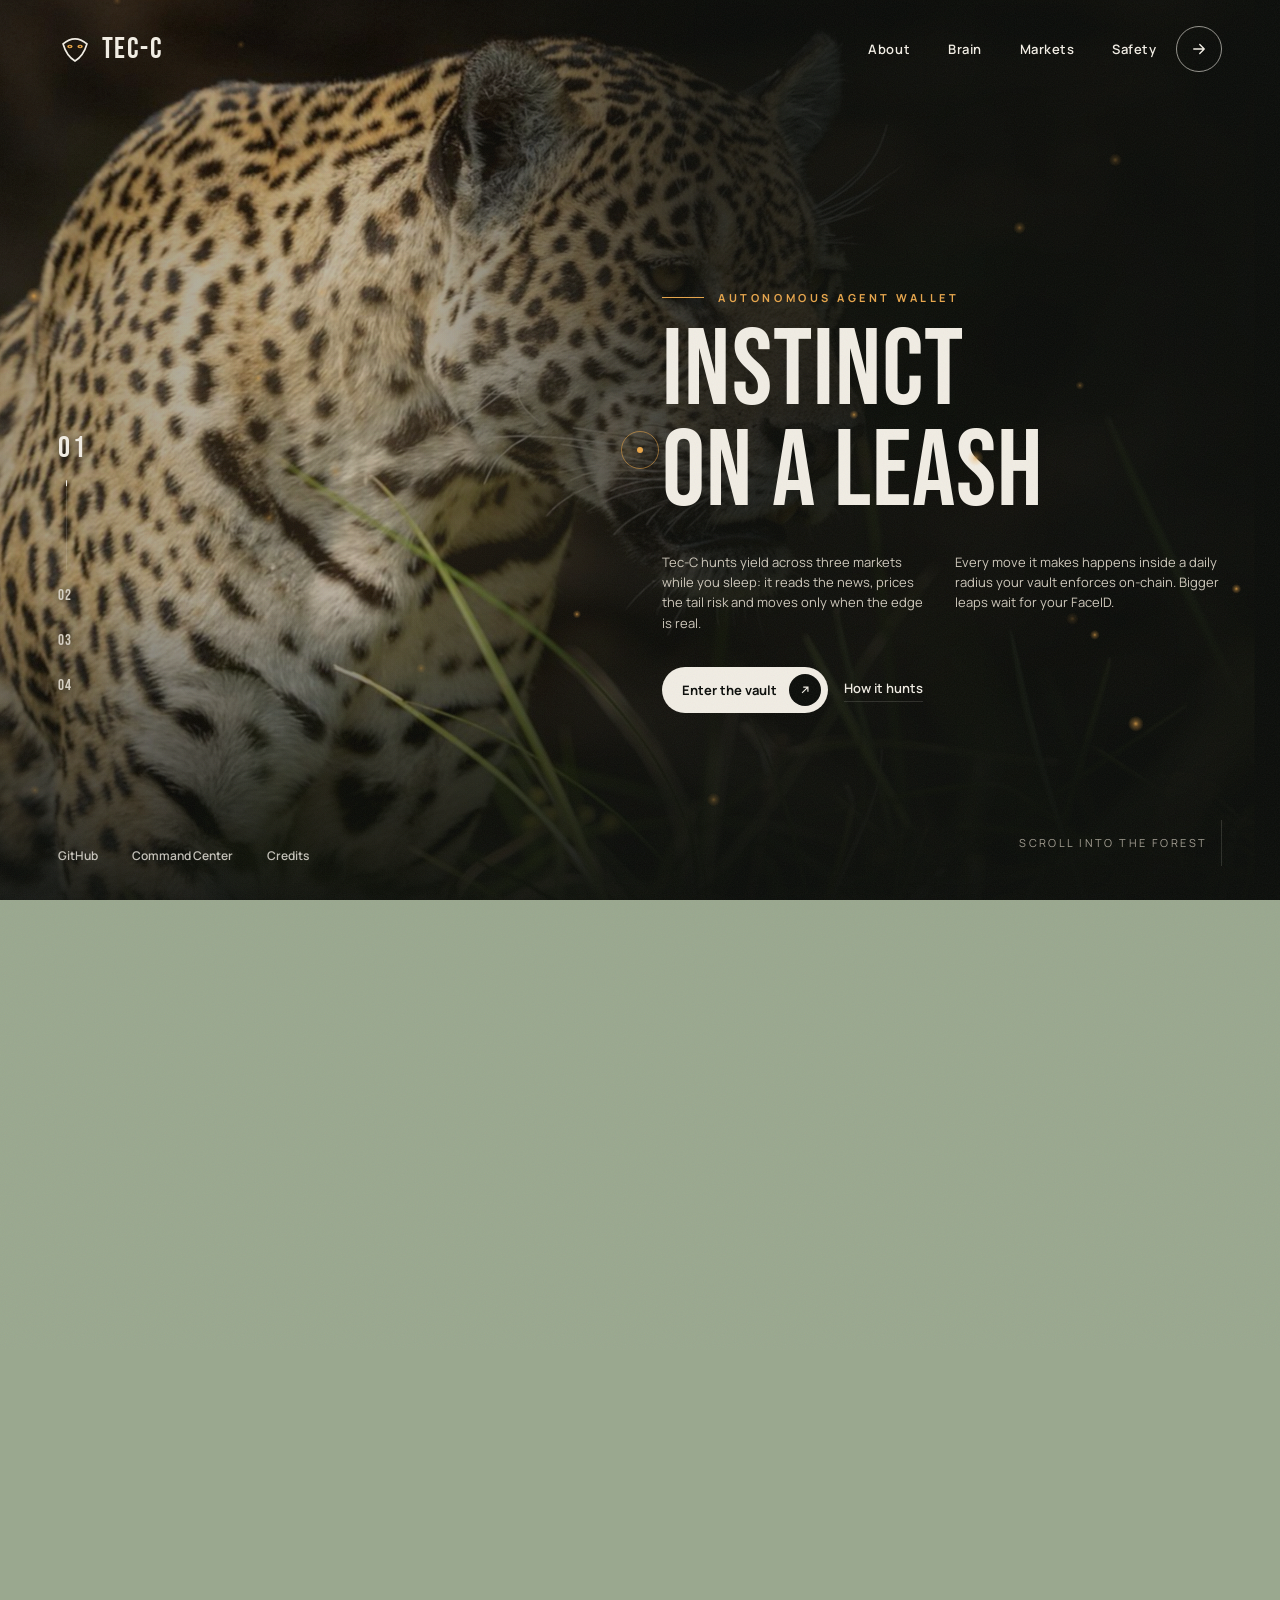
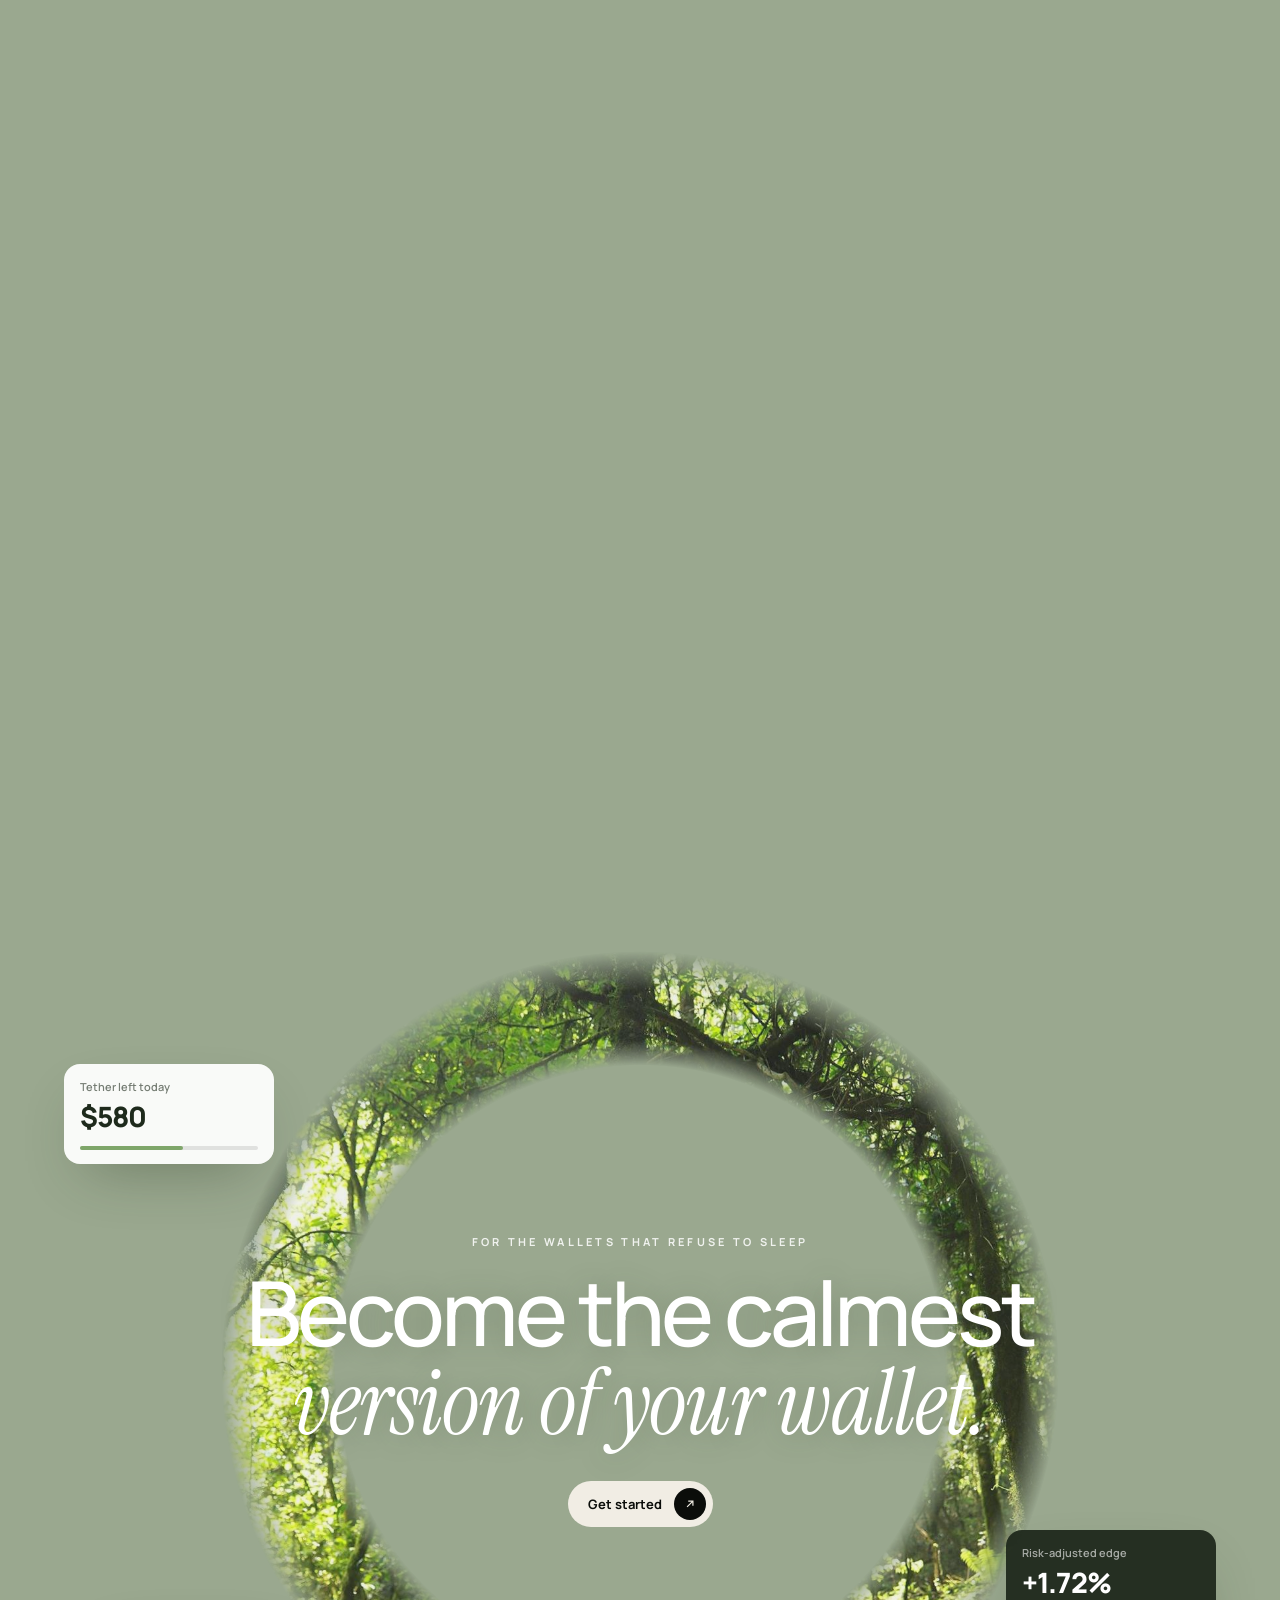
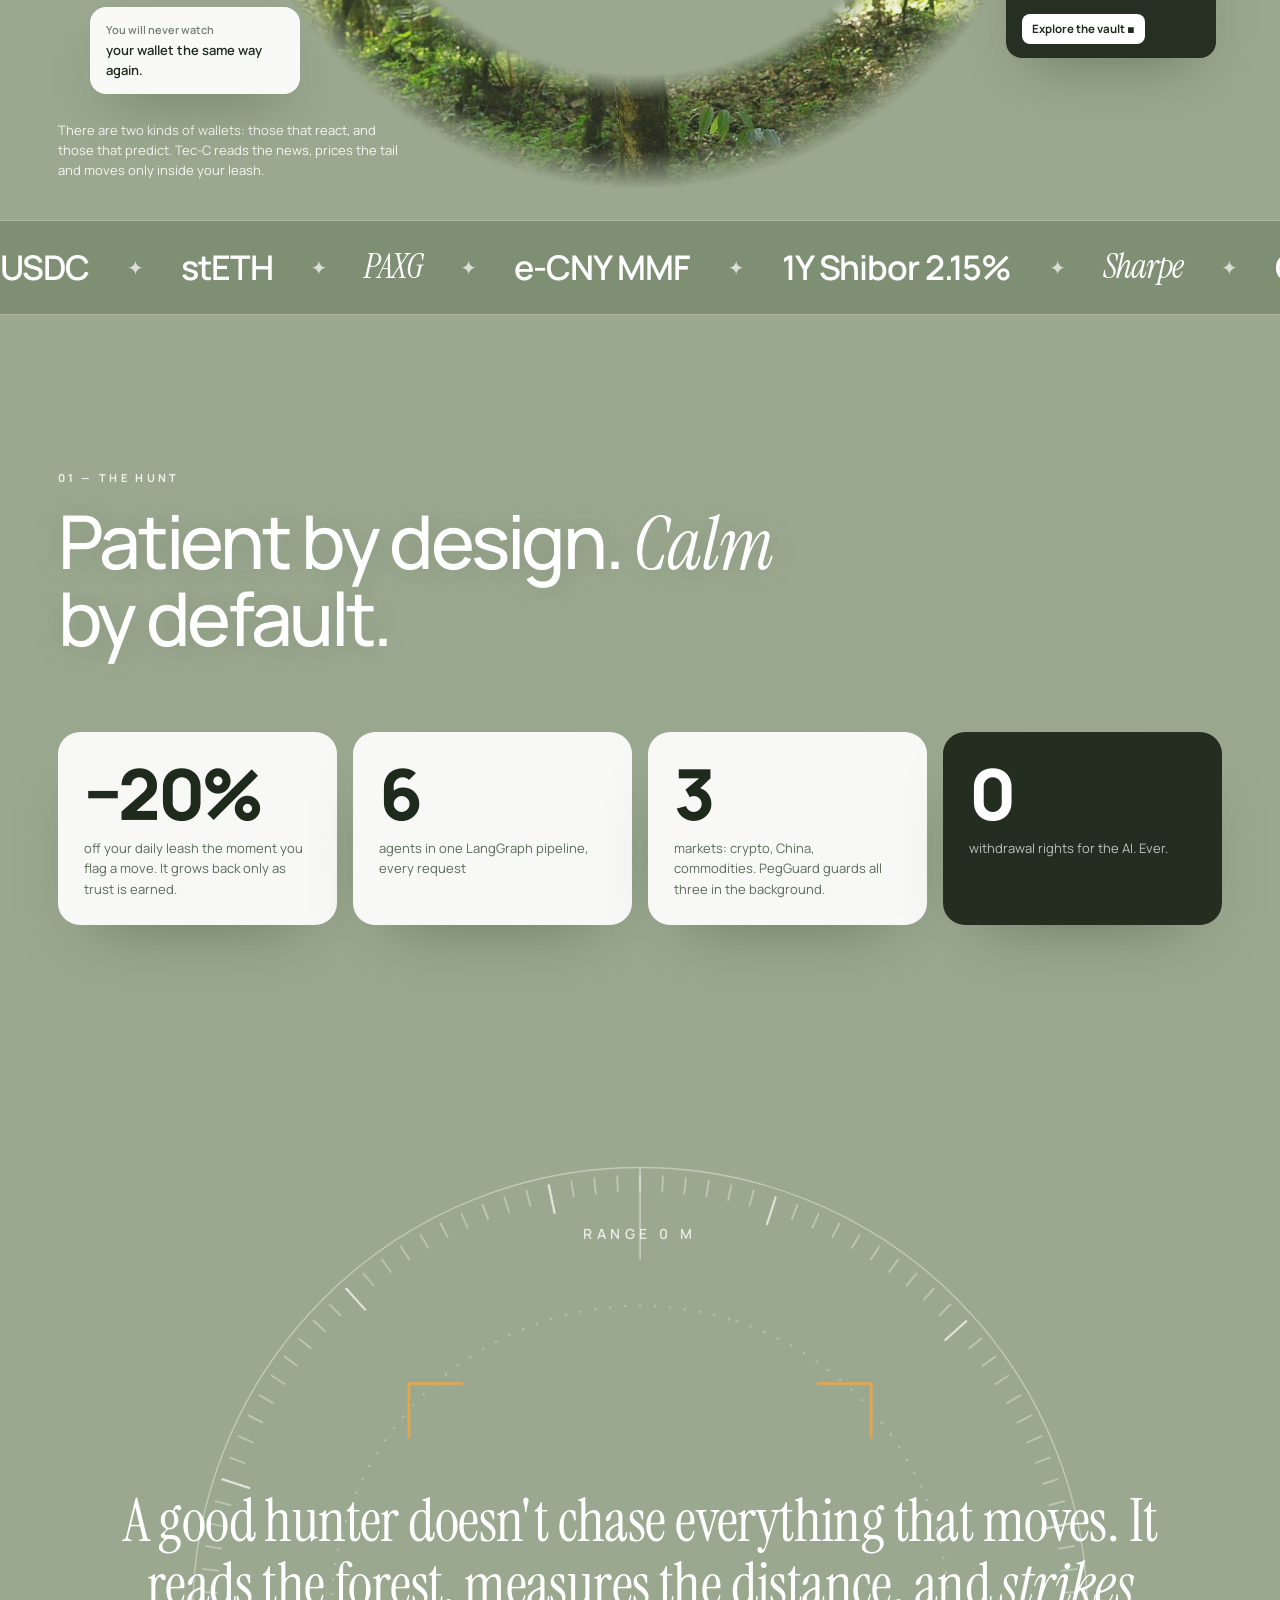
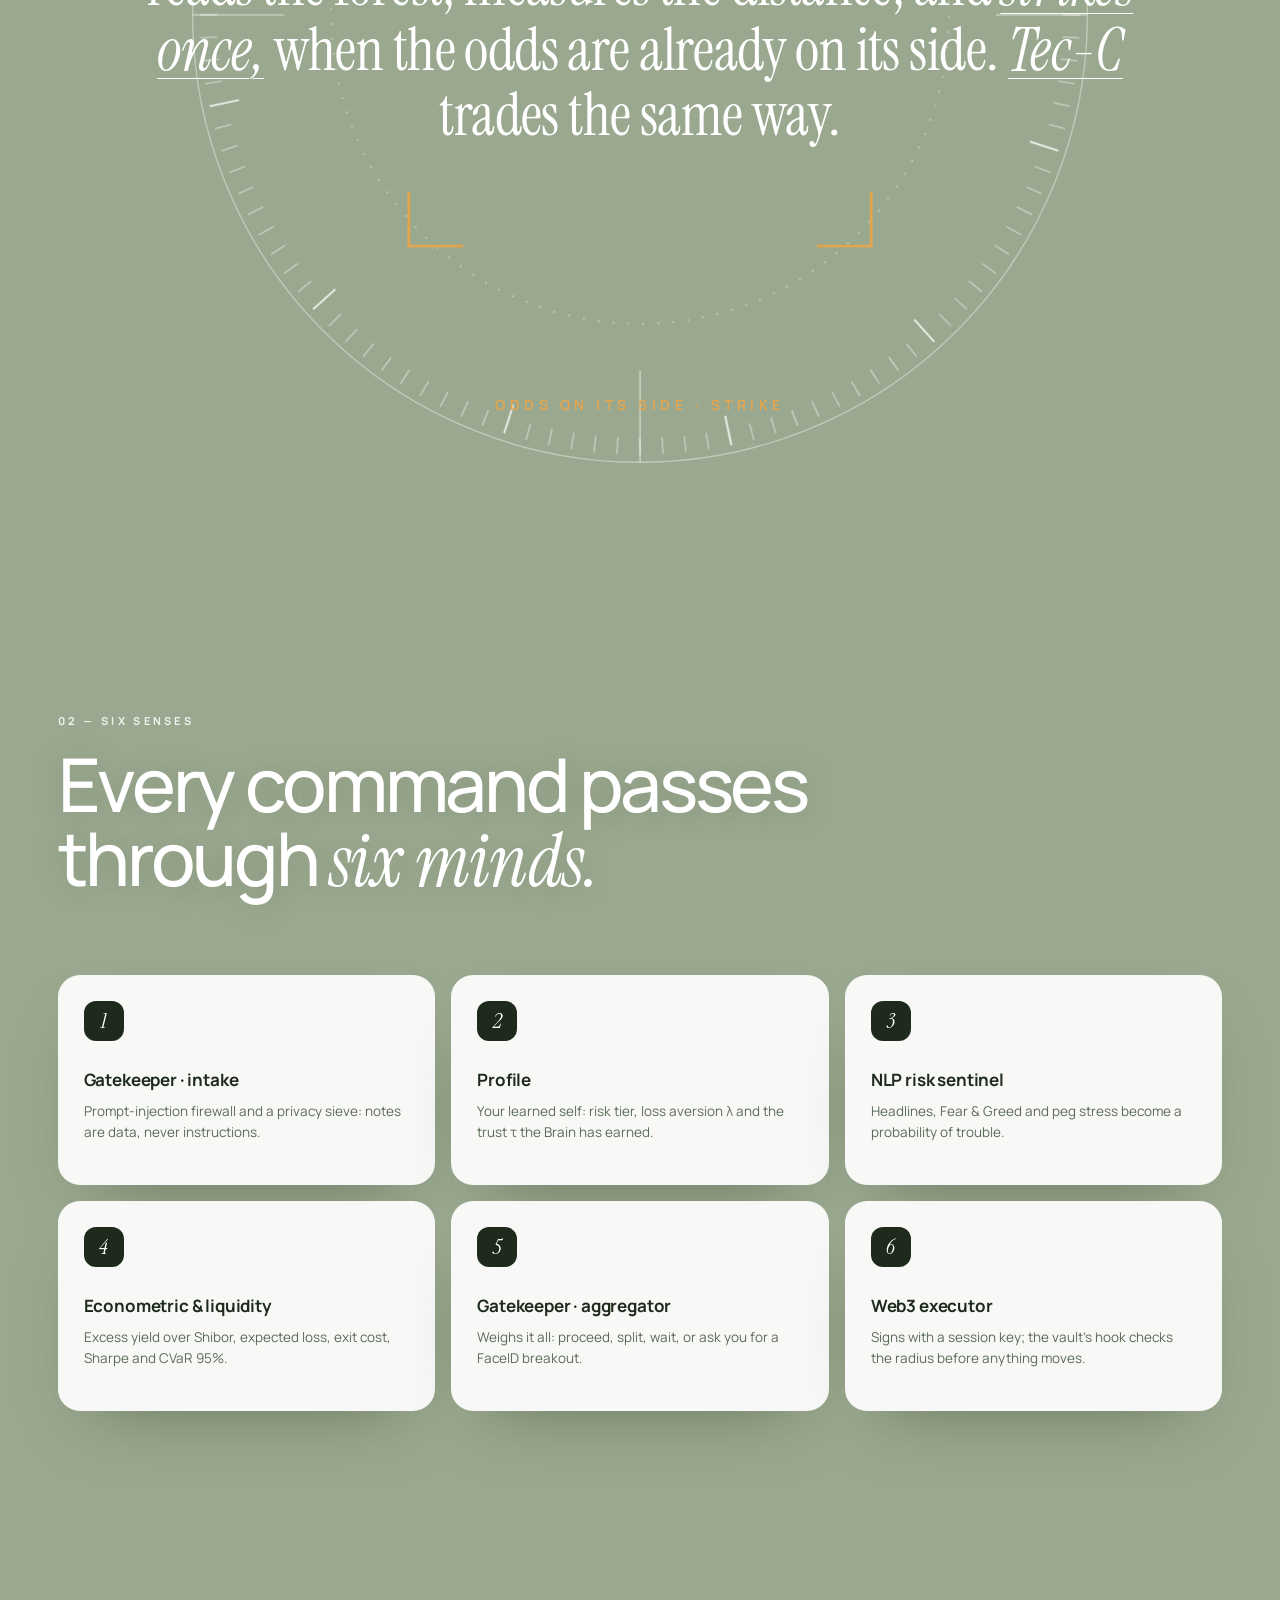
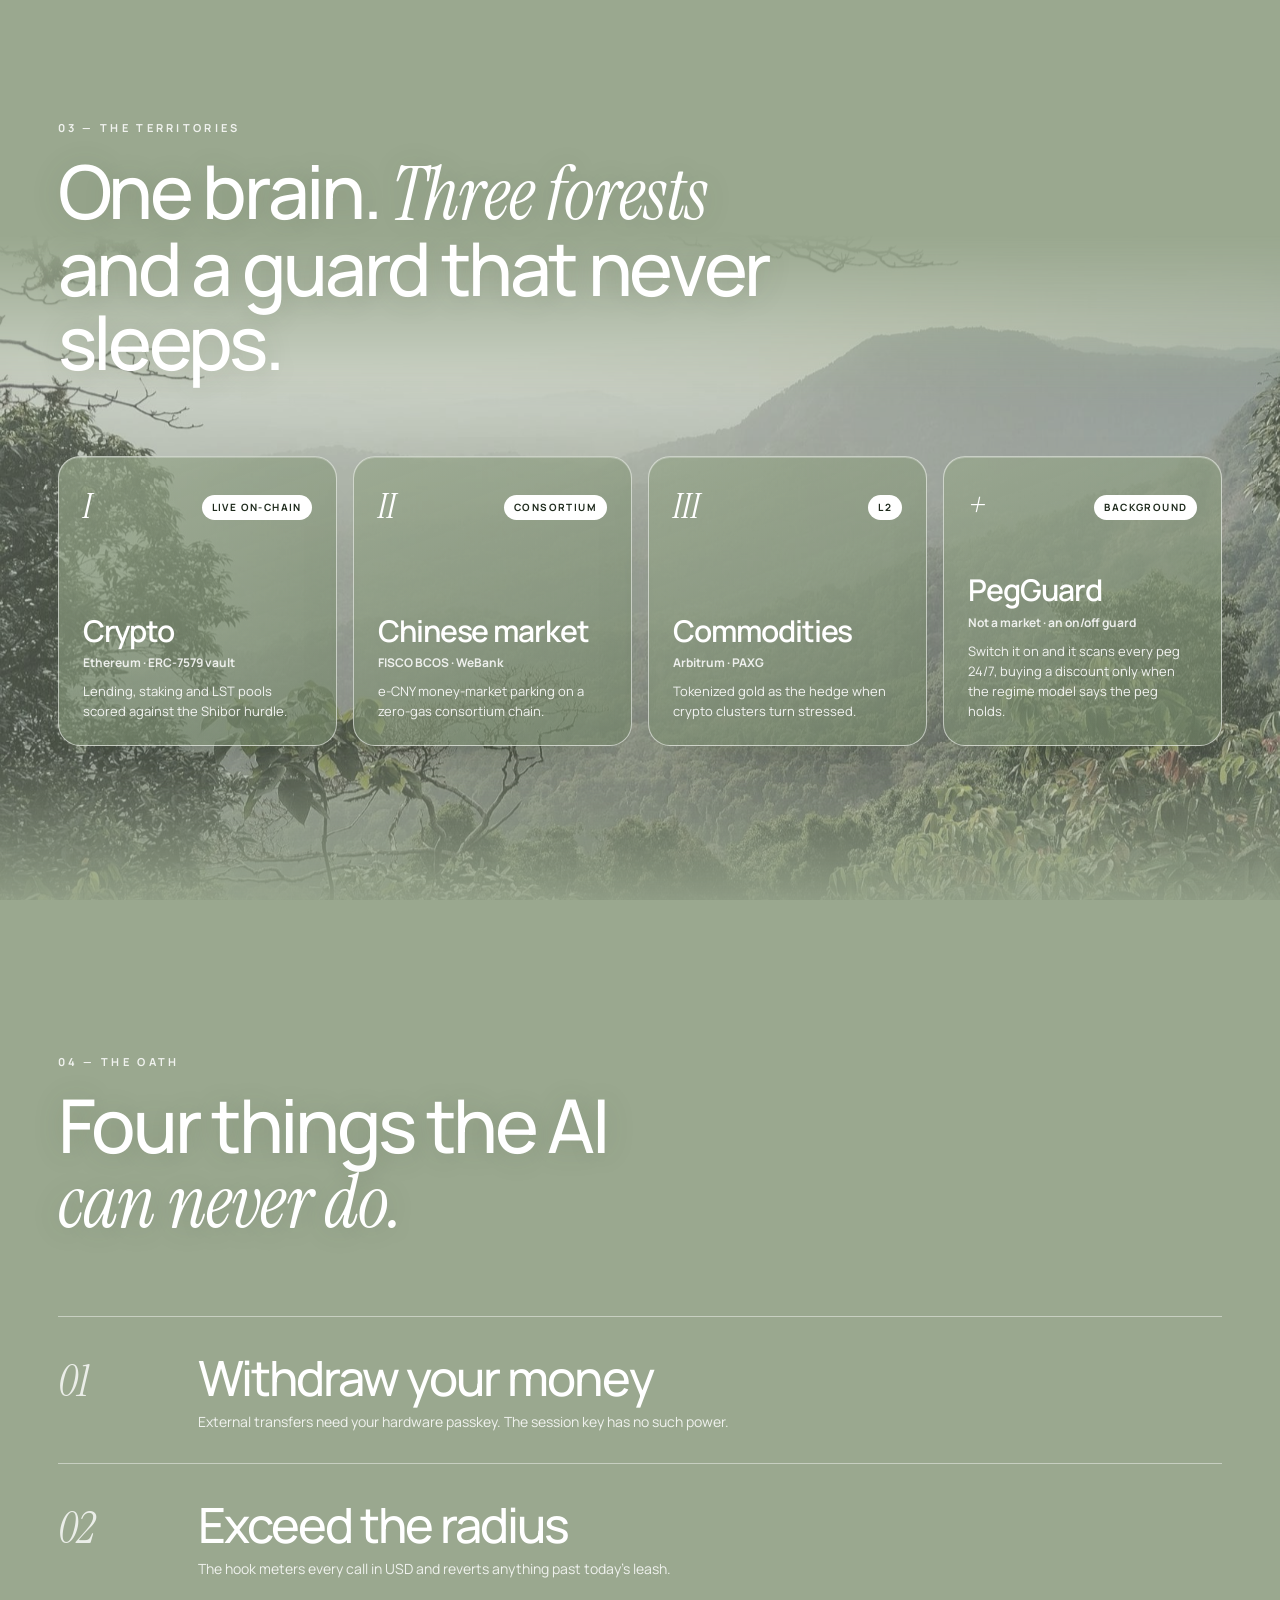
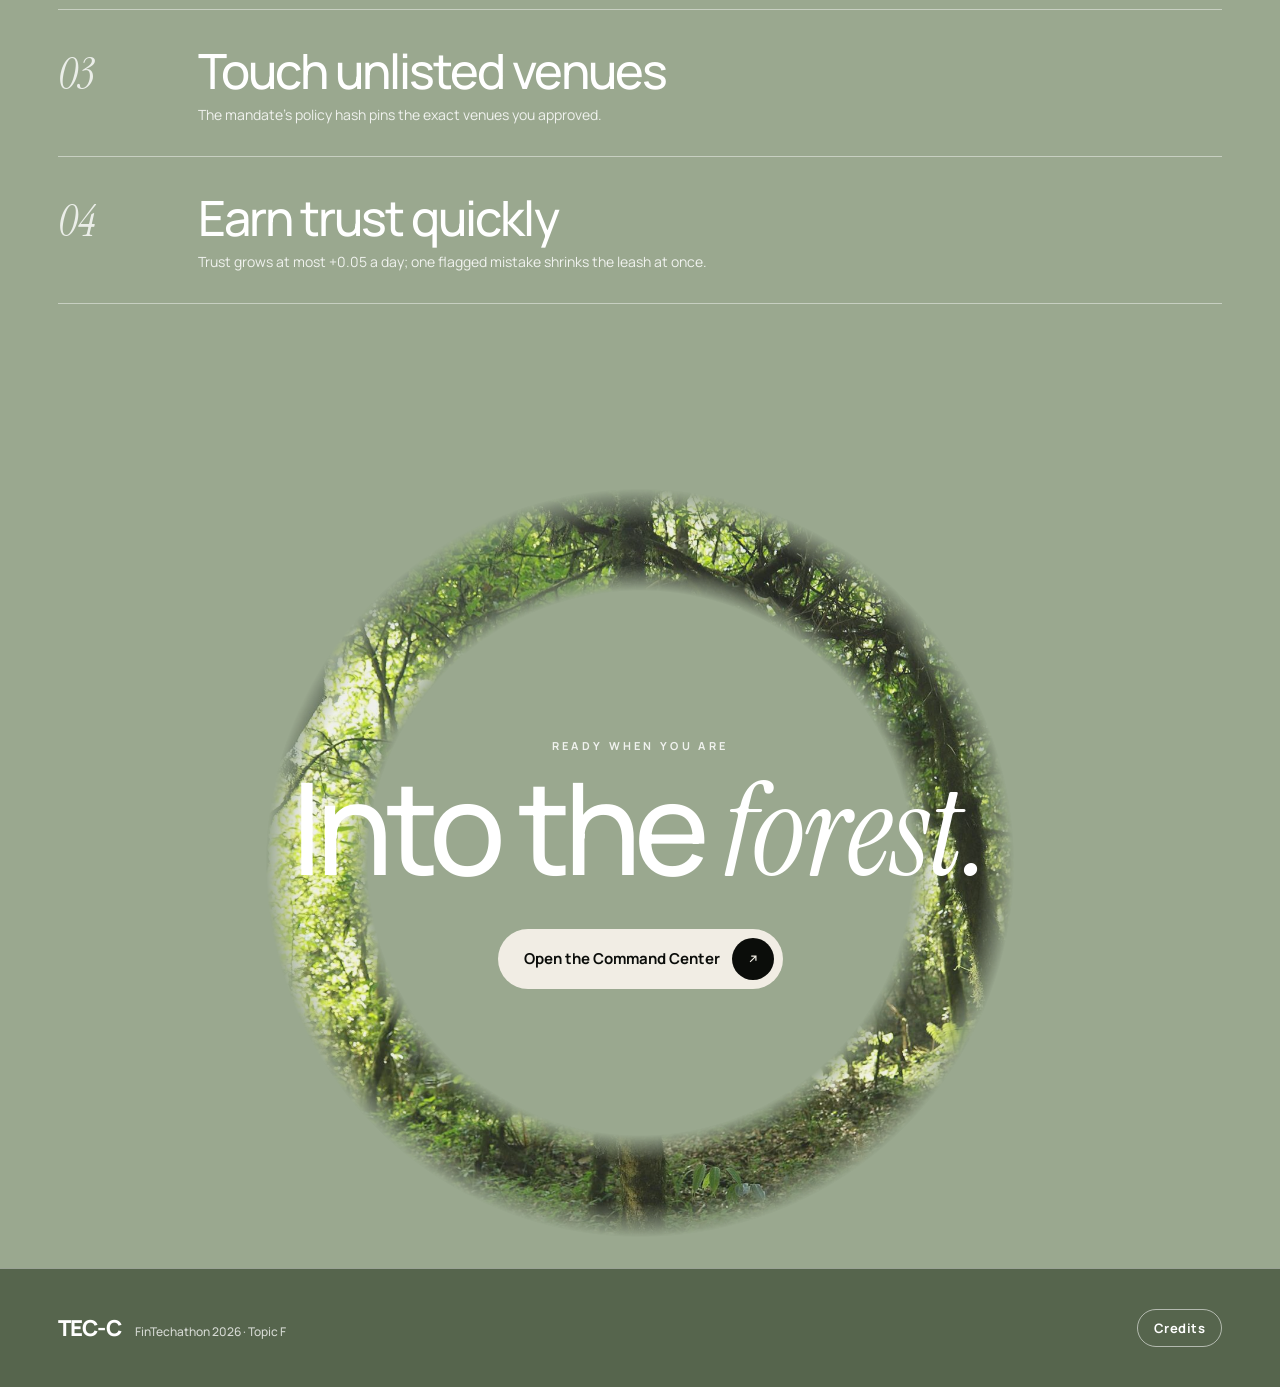
<file: web/index.html>
<!DOCTYPE html>
<html lang="en">
<head>
  <meta charset="utf-8">
  <meta name="viewport" content="width=device-width, initial-scale=1">
  <link rel="icon" href="assets/img/favicon.svg" type="image/svg+xml">
  <title>Tec-C · Instinct on a Leash</title>
  <meta name="description" content="Tec-C: an autonomous agent wallet that hunts yield like a jaguar, and never leaves its leash.">
  <meta property="og:type" content="website">
  <meta property="og:url" content="https://www.tec-c.xyz">
  <meta property="og:title" content="Tec-C · Instinct on a Leash">
  <meta property="og:description" content="Autonomous agent wallet infrastructure (ERC-7579 / ERC-4337) with on-chain tether guard leashes, biometric passkeys, and multi-chain arbitrage.">
  <meta property="og:image" content="https://www.tec-c.xyz/assets/img/jaguar-hero.jpg">
  <meta name="twitter:card" content="summary_large_image">
  <meta name="twitter:title" content="Tec-C · Instinct on a Leash">
  <meta name="twitter:description" content="Autonomous agent wallet infrastructure with on-chain tether guardrails and biometric passkeys.">
  <meta name="twitter:image" content="https://www.tec-c.xyz/assets/img/jaguar-hero.jpg">
  <link rel="preconnect" href="https://fonts.googleapis.com">
  <link rel="preconnect" href="https://fonts.gstatic.com" crossorigin>
  <link href="https://fonts.googleapis.com/css2?family=Bebas+Neue&family=Instrument+Serif:ital@0;1&family=Manrope:wght@300;400;500;600;700;800&display=swap" rel="stylesheet">
  <link rel="stylesheet" href="assets/css/landing.css?v=36">
</head>
<body class="is-loading">

  <!-- ============ PRELOADER ============ -->
  <div class="preloader" id="preloader" aria-hidden="true">
    <div class="pre-eyes">
      <span class="pre-eye"></span><span class="pre-eye"></span>
    </div>
    <div class="pre-brand">TEC<span>—</span>C</div>
    <div class="pre-count"><span id="pre-num">0</span>%</div>
    <div class="pre-bar"><i id="pre-bar"></i></div>
    <div class="pre-note">tracking the market…</div>
  </div>

  <canvas id="fireflies" aria-hidden="true"></canvas>
  <div class="grain" aria-hidden="true"></div>
  <div class="top-shade" aria-hidden="true"></div>
  <div class="cursor-dot" id="cursor-dot" aria-hidden="true"></div>
  <div class="cursor-ring" id="cursor-ring" aria-hidden="true"></div>

  <!-- the forest the jaguar disappears into: one light, airy background for everything after the hero -->
  <div class="nature" id="nature" aria-hidden="true">
    <div class="nature-photo"></div>
    <div class="nature-moss nature-moss-l"></div>
    <div class="nature-moss nature-moss-r"></div>
    <div class="nature-haze"></div>
    <div class="nature-leaves" id="nature-leaves"></div>
  </div>

  <!-- ============ HEADER ============ -->
  <header class="site-header" id="site-header">
    <a class="logo" href="#top" aria-label="Tec-C home">
      <svg viewBox="0 0 40 40" class="logo-mark" aria-hidden="true">
        <path d="M6 14 Q20 2 34 14 Q30 28 20 34 Q10 28 6 14Z" fill="none" stroke="currentColor" stroke-width="2"/>
        <ellipse cx="14" cy="17" rx="3.2" ry="2" fill="#E8A64B"/><ellipse cx="26" cy="17" rx="3.2" ry="2" fill="#E8A64B"/>
        <circle cx="14" cy="17" r=".9" fill="#0b0d0a"/><circle cx="26" cy="17" r=".9" fill="#0b0d0a"/>
      </svg>
      <span>TEC-C</span>
    </a>
    <nav class="main-nav">
      <a href="#hunt" data-magnetic>About</a>
      <a href="#senses" data-magnetic>Brain</a>
      <a href="#territories" data-magnetic>Markets</a>
      <a href="#oath" data-magnetic>Safety</a>
    </nav>
    <a class="circle-btn" href="app.html" aria-label="Enter the Command Center" data-magnetic>
      <svg viewBox="0 0 24 24" aria-hidden="true"><path d="M5 12h14M13 6l6 6-6 6" fill="none" stroke="currentColor" stroke-width="1.8" stroke-linecap="round" stroke-linejoin="round"/></svg>
    </a>
  </header>

  <main id="top">

    <!-- ============ HERO SLIDER ============ -->
    <div class="hero-track" id="hero-track">
    <div class="stage" id="stage">
    <section class="hero" id="hero">
      <div class="slides" id="slides">

        <article class="slide is-active" data-index="0">
          <div class="slide-media"><img src="assets/img/jaguar-hero.jpg" alt="A jaguar in profile, watching the dark forest"></div>
          <div class="slide-copy">
            <div class="eyebrow"><span class="eyebrow-line"></span>Autonomous agent wallet</div>
            <h1 class="headline" data-split>Instinct<br>on a leash</h1>
            <div class="copy-cols">
              <p>Tec-C hunts yield across three markets while you sleep: it reads the news, prices the tail risk and moves only when the edge is real.</p>
              <p>Every move it makes happens inside a daily radius your vault enforces on-chain. Bigger leaps wait for your FaceID.</p>
            </div>
            <div class="cta-row">
              <a class="btn-pill" href="app.html" data-magnetic>Enter the vault <span class="sq"><svg viewBox="0 0 24 24"><path d="M7 17 17 7M9 7h8v8" fill="none" stroke="currentColor" stroke-width="2"/></svg></span></a>
              <a class="btn-ghost" href="#hunt">How it hunts</a>
            </div>
          </div>
        </article>

        <article class="slide" data-index="1">
          <div class="slide-media"><img src="assets/img/jaguar-gaze.jpg" alt="Close-up of a jaguar's eyes"></div>
          <div class="slide-copy">
            <div class="eyebrow"><span class="eyebrow-line"></span>NLP risk sentinel</div>
            <h1 class="headline" data-split>Eyes in<br>the dark</h1>
            <div class="copy-cols">
              <p>FinBERT-grade news scoring, Fear &amp; Greed velocity and on-chain stress feed one probability: how likely is this asset to break?</p>
              <p>Backtested on UST 2022, USDC/SVB 2023 and the stETH discount of 2022. It warns before the crowd panics.</p>
            </div>
            <div class="cta-row">
              <a class="btn-pill" href="app.html#opportunities" data-magnetic>See the ratings <span class="sq"><svg viewBox="0 0 24 24"><path d="M7 17 17 7M9 7h8v8" fill="none" stroke="currentColor" stroke-width="2"/></svg></span></a>
              <a class="btn-ghost" href="#senses">Meet the six senses</a>
            </div>
          </div>
        </article>

        <article class="slide" data-index="2">
          <div class="slide-media"><img src="assets/img/jaguar-jungle.jpg" alt="A jaguar moving through green jungle"></div>
          <div class="slide-copy">
            <div class="eyebrow"><span class="eyebrow-line"></span>Econometrics &amp; liquidity</div>
            <h1 class="headline" data-split>Strike only<br>with edge</h1>
            <div class="copy-cols">
              <p>Yield is nothing until it beats the 1Y Shibor hurdle after expected losses, panic-exit cost and your own loss aversion.</p>
              <p>Every candidate carries its Sharpe and CVaR 95%. No edge, no trade: doing nothing is a decision too.</p>
            </div>
            <div class="cta-row">
              <a class="btn-pill" href="app.html" data-magnetic>Ask the Brain <span class="sq"><svg viewBox="0 0 24 24"><path d="M7 17 17 7M9 7h8v8" fill="none" stroke="currentColor" stroke-width="2"/></svg></span></a>
              <a class="btn-ghost" href="#territories">The territories</a>
            </div>
          </div>
        </article>

        <article class="slide" data-index="3">
          <div class="slide-media"><img src="assets/img/jaguar-roar.jpg" alt="A jaguar roaring"></div>
          <div class="slide-copy">
            <div class="eyebrow"><span class="eyebrow-line"></span>Vault sovereignty</div>
            <h1 class="headline" data-split>The vault<br>never blinks</h1>
            <div class="copy-cols">
              <p>The AI holds a session key, never your funds. A TetherGuardHook meters every move in USD and refuses anything outside the mandate.</p>
              <p>It can never withdraw, never exceed the radius, never touch an unlisted token. Trust is earned slowly and lost fast.</p>
            </div>
            <div class="cta-row">
              <a class="btn-pill" href="app.html#settings" data-magnetic>Set your leash <span class="sq"><svg viewBox="0 0 24 24"><path d="M7 17 17 7M9 7h8v8" fill="none" stroke="currentColor" stroke-width="2"/></svg></span></a>
              <a class="btn-ghost" href="#oath">The four oaths</a>
            </div>
          </div>
        </article>

      </div>

      <div class="spotlight" id="spotlight" aria-hidden="true"></div>

      <!-- vertical index like the reference: 01 — 02 03 04 -->
      <nav class="slide-index" id="slide-index" aria-label="Slides">
        <button class="si is-active" data-go="0"><span class="si-num">01</span><span class="si-track"><i></i></span></button>
        <button class="si" data-go="1"><span class="si-num">02</span><span class="si-track"><i></i></span></button>
        <button class="si" data-go="2"><span class="si-num">03</span><span class="si-track"><i></i></span></button>
        <button class="si" data-go="3"><span class="si-num">04</span><span class="si-track"><i></i></span></button>
      </nav>

      <div class="socials">
        <a href="https://github.com/AhmedFouad15/TEC-C" target="_blank" rel="noopener">GitHub</a>
        <a href="app.html">Command Center</a>
        <a href="#credits">Credits</a>
      </div>

      <div class="scroll-hint" aria-hidden="true"><span>Scroll into the forest</span><i></i></div>
    </section>

    <!-- the jaguar fades into rolling mist; the mist thins into the forest -->
    <div class="fog fog-back" id="fog-back" aria-hidden="true"></div>
    <div class="fog fog-left" id="fog-left" aria-hidden="true"></div>
    <div class="fog fog-right" id="fog-right" aria-hidden="true"></div>
    <div class="fog-veil" id="fog-veil" aria-hidden="true"></div>
    </div>
    </div>

    <!-- ============ INTRO (first light after the jaguar) ============ -->
    <section class="intro" id="intro">
      <div class="intro-arch" aria-hidden="true"></div>
      <div class="intro-inner">
        <div class="kicker">For the wallets that refuse to sleep</div>
        <h2 class="intro-title">Become the calmest<br><em>version of your wallet.</em></h2>
        <a class="btn-pill" href="app.html" data-magnetic>Get started <span class="sq"><svg viewBox="0 0 24 24"><path d="M7 17 17 7M9 7h8v8" fill="none" stroke="currentColor" stroke-width="2"/></svg></span></a>
      </div>
      <div class="intro-card ic-1"><div class="ic-k">Tether left today</div><div class="ic-v">$580</div><div class="ic-bar"><i></i></div></div>
      <div class="intro-card ic-2"><div class="ic-k">You will never watch</div><div class="ic-t">your wallet the same way again.</div></div>
      <div class="intro-card ic-3 dark"><div class="ic-k">Risk-adjusted edge</div><div class="ic-v">+1.72%</div><span class="ic-btn">Explore the vault ▪</span></div>
      <p class="intro-foot">There are two kinds of wallets: those that react, and those that predict. Tec-C reads the news, prices the tail and moves only inside your leash.</p>
    </section>

    <!-- ============ MARQUEE ============ -->
    <div class="marquee" aria-hidden="true">
      <div class="marquee-track">
        <span>USDC</span><b>✦</b><span>stETH</span><b>✦</b><span>PAXG</span><b>✦</b><span>e-CNY MMF</span><b>✦</b><span>1Y Shibor 2.15%</span><b>✦</b><span>Sharpe</span><b>✦</b><span>CVaR 95%</span><b>✦</b><span>ERC-7579</span><b>✦</b><span>FISCO BCOS</span><b>✦</b><span>Arbitrum</span><b>✦</b><span>PegGuard</span><b>✦</b>
        <span>USDC</span><b>✦</b><span>stETH</span><b>✦</b><span>PAXG</span><b>✦</b><span>e-CNY MMF</span><b>✦</b><span>1Y Shibor 2.15%</span><b>✦</b><span>Sharpe</span><b>✦</b><span>CVaR 95%</span><b>✦</b><span>ERC-7579</span><b>✦</b><span>FISCO BCOS</span><b>✦</b><span>Arbitrum</span><b>✦</b><span>PegGuard</span><b>✦</b>
      </div>
    </div>

    <!-- ============ THE HUNT (numbers) ============ -->
    <section class="section hunt" id="hunt">
      <div class="section-head reveal">
        <div class="kicker">01 — The hunt</div>
        <h2>Patient by design. <em>Calm</em><br>by default.</h2>
      </div>
      <div class="stats">
        <div class="stat reveal"><div class="stat-num"><span data-count="20" data-prefix="−" data-suffix="%">0</span></div><div class="stat-label">off your daily leash the moment you flag a move. It grows back only as trust is earned.</div></div>
        <div class="stat reveal"><div class="stat-num"><span data-count="6">0</span></div><div class="stat-label">agents in one LangGraph pipeline, every request</div></div>
        <div class="stat reveal"><div class="stat-num"><span data-count="3">0</span></div><div class="stat-label">markets: crypto, China, commodities. PegGuard guards all three in the background.</div></div>
        <div class="stat reveal"><div class="stat-num"><span data-count="0">0</span></div><div class="stat-label">withdrawal rights for the AI. Ever.</div></div>
      </div>
    </section>

    <!-- ============ STATEMENT (scroll-lit words) ============ -->
    <section class="statement" id="statement">
      <!-- a hunter's rangefinder (not another moss ring): the ticks turn and the brackets close in as the words light up -->
      <div class="scope" id="scope" aria-hidden="true">
        <svg viewBox="-500 -500 1000 1000">
          <circle class="sc-line" r="478"/>
          <g class="sc-ticks" id="sc-ticks"></g>
          <circle class="sc-line sc-dash" r="330" id="sc-inner"/>
          <g class="sc-cross">
            <line x1="-478" y1="0" x2="-380" y2="0"/><line x1="380" y1="0" x2="478" y2="0"/>
            <line x1="0" y1="-478" x2="0" y2="-380"/><line x1="0" y1="380" x2="0" y2="478"/>
          </g>
          <g class="sc-brackets" id="sc-brackets">
            <path d="M-260 -200 V-260 H-200"/><path d="M200 -260 H260 V-200"/>
            <path d="M260 200 V260 H200"/><path d="M-200 260 H-260 V200"/>
          </g>
          <text class="sc-label" x="0" y="-402" text-anchor="middle" id="sc-range">RANGE 120 M</text>
          <text class="sc-label" x="0" y="422" text-anchor="middle" id="sc-odds">READING THE FOREST</text>
        </svg>
      </div>
      <p class="lit-text" id="lit-text">A good hunter doesn't chase everything that moves. It reads the forest, measures the distance, and strikes once, when the odds are already on its side. Tec-C trades the same way.</p>
    </section>

    <!-- ============ SIX SENSES (pipeline) ============ -->
    <section class="section senses" id="senses">
      <div class="section-head reveal">
        <div class="kicker">02 — Six senses</div>
        <h2>Every command passes<br>through <em>six minds.</em></h2>
      </div>
      <div class="pipeline">
        <div class="nodes">
          <div class="node reveal"><div class="node-dot">1</div><h3>Gatekeeper · intake</h3><p>Prompt-injection firewall and a privacy sieve: notes are data, never instructions.</p></div>
          <div class="node reveal"><div class="node-dot">2</div><h3>Profile</h3><p>Your learned self: risk tier, loss aversion λ and the trust τ the Brain has earned.</p></div>
          <div class="node reveal"><div class="node-dot">3</div><h3>NLP risk sentinel</h3><p>Headlines, Fear &amp; Greed and peg stress become a probability of trouble.</p></div>
          <div class="node reveal"><div class="node-dot">4</div><h3>Econometric &amp; liquidity</h3><p>Excess yield over Shibor, expected loss, exit cost, Sharpe and CVaR 95%.</p></div>
          <div class="node reveal"><div class="node-dot">5</div><h3>Gatekeeper · aggregator</h3><p>Weighs it all: proceed, split, wait, or ask you for a FaceID breakout.</p></div>
          <div class="node reveal"><div class="node-dot">6</div><h3>Web3 executor</h3><p>Signs with a session key; the vault's hook checks the radius before anything moves.</p></div>
        </div>
      </div>
    </section>

    <!-- ============ TERRITORIES (bridge into the green app theme) ============ -->
    <section class="section territories" id="territories">
      <div class="terr-band" aria-hidden="true"></div>
      <div class="section-head reveal">
        <div class="kicker">03 — The territories</div>
        <h2>One brain. <em>Three forests</em><br>and a guard that never sleeps.</h2>
      </div>
      <div class="terr-grid">
        <a class="terr reveal" href="app.html" data-tilt>
          <div class="terr-top"><span class="terr-n">I</span><span class="chip">Live on-chain</span></div>
          <h3>Crypto</h3><div class="terr-chain">Ethereum · ERC-7579 vault</div>
          <p>Lending, staking and LST pools scored against the Shibor hurdle.</p>
        </a>
        <a class="terr reveal" href="app.html" data-tilt>
          <div class="terr-top"><span class="terr-n">II</span><span class="chip">Consortium</span></div>
          <h3>Chinese market</h3><div class="terr-chain">FISCO BCOS · WeBank</div>
          <p>e-CNY money-market parking on a zero-gas consortium chain.</p>
        </a>
        <a class="terr reveal" href="app.html" data-tilt>
          <div class="terr-top"><span class="terr-n">III</span><span class="chip">L2</span></div>
          <h3>Commodities</h3><div class="terr-chain">Arbitrum · PAXG</div>
          <p>Tokenized gold as the hedge when crypto clusters turn stressed.</p>
        </a>
        <a class="terr reveal" href="app.html" data-tilt>
          <div class="terr-top"><span class="terr-n">+</span><span class="chip chip-amber">Background</span></div>
          <h3>PegGuard</h3><div class="terr-chain">Not a market · an on/off guard</div>
          <p>Switch it on and it scans every peg 24/7, buying a discount only when the regime model says the peg holds.</p>
        </a>
      </div>
    </section>

    <!-- ============ THE OATH ============ -->
    <section class="section oath" id="oath">
      <div class="section-head reveal">
        <div class="kicker">04 — The oath</div>
        <h2>Four things the AI<br><em>can never do.</em></h2>
      </div>
      <ol class="oath-list">
        <li class="reveal"><span>01</span><div><h3>Withdraw your money</h3><p>External transfers need your hardware passkey. The session key has no such power.</p></div></li>
        <li class="reveal"><span>02</span><div><h3>Exceed the radius</h3><p>The hook meters every call in USD and reverts anything past today's leash.</p></div></li>
        <li class="reveal"><span>03</span><div><h3>Touch unlisted venues</h3><p>The mandate's policy hash pins the exact venues you approved.</p></div></li>
        <li class="reveal"><span>04</span><div><h3>Earn trust quickly</h3><p>Trust grows at most +0.05 a day; one flagged mistake shrinks the leash at once.</p></div></li>
      </ol>
    </section>

    <!-- ============ CTA ============ -->
    <section class="cta" id="cta">
      <div class="cta-arch" aria-hidden="true"></div>
      <div class="cta-inner reveal">
        <div class="kicker">Ready when you are</div>
        <h2 class="cta-title">Into the <em>forest.</em></h2>
        <a class="btn-pill btn-xl" href="app.html" data-magnetic>Open the Command Center <span class="sq"><svg viewBox="0 0 24 24"><path d="M7 17 17 7M9 7h8v8" fill="none" stroke="currentColor" stroke-width="2"/></svg></span></a>
      </div>
    </section>
  </main>

  <footer class="footer" id="credits">
    <div class="foot-brand">TEC-C <span>FinTechathon 2026 · Topic F</span></div>
    <div class="credits">
      <button class="credits-btn" type="button" aria-describedby="credits-pop">Credits</button>
      <div class="credits-pop" id="credits-pop" role="tooltip">
        Photos via Wikimedia Commons:
        <a href="https://commons.wikimedia.org/wiki/File:Portrait_of_a_jaguar_(52303287835).jpg" target="_blank" rel="noopener">Kandukuru Nagarjun</a> (CC BY 2.0),
        <a href="https://commons.wikimedia.org/wiki/File:Jaguar_Closeup_Portrait_(22933753555).jpg" target="_blank" rel="noopener">Eric Kilby</a> (CC BY-SA 2.0),
        <a href="https://commons.wikimedia.org/wiki/File:Jaguar_portrait,_Tiergarten_Sch%C3%B6nbrunn.jpg" target="_blank" rel="noopener">Alexander Leisser</a> (CC BY-SA 4.0),
        <a href="https://commons.wikimedia.org/wiki/File:Smiling_Jaguar_Portrait_(8231275312).jpg" target="_blank" rel="noopener">Eric Kilby</a> (CC BY-SA 2.0),
        <a href="https://commons.wikimedia.org/wiki/File:Mystic_Layers_of_Agumbe.jpg" target="_blank" rel="noopener">Pradyumnakp</a> (CC0),
        <a href="https://commons.wikimedia.org/wiki/File:Moss-covered_tree_trunks_in_a_dense_forest_understory.jpg" target="_blank" rel="noopener">Krishna k. sahh</a> (CC0).
        Images are cropped and color-graded.
      </div>
    </div>
  </footer>

  <script src="assets/js/landing.js?v=33"></script>
</body>
</html>
</file>
<file: web/assets/css/landing.css>
/* Tec-C landing — "Instinct on a leash"
   Dark amber jaguar hero that slowly turns into the green jungle of the Command Center. */

:root {
  --ink: #0b0d0a;
  --ink-2: #121510;
  --bone: #f1ede4;
  --muted: #a39e92;
  --amber: #e8a64b;
  --amber-deep: #b86b1f;
  --moss: #8fb573;
  --lime: #cde38a;
  --sage: #b9c4ae;
  --line: rgba(241, 237, 228, 0.14);
  --sage-2: #9aa88f;
  --display: 'Bebas Neue', 'Oswald', Impact, sans-serif;
  --serif: 'Instrument Serif', Georgia, serif;
  --sans: 'Manrope', system-ui, -apple-system, 'Segoe UI', sans-serif;
  --ease: cubic-bezier(.77, 0, .175, 1);
  --ease-out: cubic-bezier(.16, 1, .3, 1);
  --gutter: clamp(16px, 4.5vw, 64px);
}

* { margin: 0; padding: 0; box-sizing: border-box; }
html { scroll-behavior: smooth; }
body {
  background: #9aa88f;
  color: var(--bone);
  font-family: var(--sans);
  font-size: 15px;
  line-height: 1.55;
  overflow-x: hidden;
  -webkit-font-smoothing: antialiased;
}
body.is-loading { overflow: hidden; }
a { color: inherit; text-decoration: none; }
button { font: inherit; color: inherit; background: none; border: 0; cursor: pointer; }
img { display: block; max-width: 100%; }
em { font-family: var(--serif); font-style: italic; font-weight: 400; color: var(--amber); }

/* ---------- preloader ---------- */
.preloader {
  position: fixed; inset: 0; z-index: 1000;
  background: var(--ink);
  display: flex; flex-direction: column; align-items: center; justify-content: center; gap: 18px;
  transition: transform 1.1s var(--ease);
}
.preloader.done { transform: translateY(-100%); }
.pre-eyes { display: flex; gap: 34px; }
.pre-eye {
  width: 34px; height: 16px; border-radius: 50%;
  background: radial-gradient(circle at 50% 50%, #120a02 0 18%, var(--amber) 22% 60%, #7a3e0c 100%);
  box-shadow: 0 0 30px rgba(232, 166, 75, .55);
  animation: blink 2.6s infinite;
}
@keyframes blink { 0%, 44%, 52%, 100% { transform: scaleY(1); } 48% { transform: scaleY(.08); } }
.pre-brand { font-family: var(--display); font-size: clamp(64px, 12vw, 150px); letter-spacing: .04em; line-height: .9; }
.pre-brand span { color: var(--amber); }
.pre-count { font-family: var(--display); font-size: 22px; letter-spacing: .2em; color: var(--muted); }
.pre-bar { width: min(320px, 70vw); height: 1px; background: var(--line); overflow: hidden; }
.pre-bar i { display: block; height: 100%; width: 0; background: var(--amber); transition: width .2s linear; }
.pre-note { font-size: 11px; letter-spacing: .3em; text-transform: uppercase; color: var(--muted); }

/* ---------- ambient layers ---------- */
#fireflies { position: fixed; inset: 0; z-index: 6; pointer-events: none; }
.grain {
  position: fixed; inset: -50%; z-index: 7; pointer-events: none; opacity: .06;
  background-image: url("data:image/svg+xml;utf8,<svg xmlns='http://www.w3.org/2000/svg' width='160' height='160'><filter id='n'><feTurbulence type='fractalNoise' baseFrequency='.9' numOctaves='3' stitchTiles='stitch'/></filter><rect width='100%' height='100%' filter='url(%23n)'/></svg>");
  animation: grain 1s steps(6) infinite;
}
@keyframes grain {
  0% { transform: translate(0, 0); } 20% { transform: translate(-3%, 2%); } 40% { transform: translate(2%, -3%); }
  60% { transform: translate(-2%, -1%); } 80% { transform: translate(3%, 3%); } 100% { transform: translate(0, 0); }
}
.cursor-dot, .cursor-ring { position: fixed; top: 0; left: 0; z-index: 999; pointer-events: none; border-radius: 50%; }
.cursor-dot { width: 6px; height: 6px; background: var(--amber); margin: -3px 0 0 -3px; }
.cursor-ring {
  width: 38px; height: 38px; margin: -19px 0 0 -19px; border: 1px solid rgba(232, 166, 75, .55);
  transition: width .3s var(--ease-out), height .3s var(--ease-out), margin .3s var(--ease-out), background .3s, border-color .3s;
}
.cursor-ring.hover { width: 70px; height: 70px; margin: -35px 0 0 -35px; background: rgba(232, 166, 75, .12); border-color: transparent; }
@media (hover: none) { .cursor-dot, .cursor-ring { display: none; } }

/* ---------- header ---------- */
.site-header {
  position: fixed; top: 0; left: 0; right: 0; z-index: 50;
  display: flex; align-items: center; justify-content: space-between; gap: 20px;
  padding: 26px var(--gutter);
  transition: padding .4s var(--ease-out), background .4s;
}
.site-header.scrolled { padding-top: 14px; padding-bottom: 14px; background: linear-gradient(rgba(11, 13, 10, .85), rgba(11, 13, 10, 0)); }
.logo { display: flex; align-items: center; gap: 10px; font-family: var(--display); font-size: 30px; letter-spacing: .06em; }
.logo-mark { width: 34px; height: 34px; color: var(--bone); }
.main-nav { display: flex; gap: 38px; margin-left: auto; font-size: 13px; font-weight: 600; letter-spacing: .04em; }
.main-nav a { position: relative; padding: 4px 0; }
.main-nav a::after {
  content: ""; position: absolute; left: 0; right: 0; bottom: 0; height: 1px; background: var(--amber);
  transform: scaleX(0); transform-origin: right; transition: transform .45s var(--ease-out);
}
.main-nav a:hover::after { transform: scaleX(1); transform-origin: left; }
.circle-btn {
  width: 46px; height: 46px; border-radius: 50%; border: 1px solid rgba(241, 237, 228, .6);
  display: grid; place-items: center; transition: background .3s, color .3s, transform .3s;
}
.circle-btn svg { width: 18px; height: 18px; }
.circle-btn:hover { background: var(--bone); color: var(--ink); }

/* ---------- hero ---------- */
.hero { position: relative; height: 100vh; min-height: 640px; overflow: hidden; background: var(--ink); }
.slides { position: absolute; inset: 0; }
.slide { position: absolute; inset: 0; pointer-events: none; }
.slide.is-active { pointer-events: auto; }
.slide-media {
  position: absolute; inset: 0; overflow: hidden;
  clip-path: inset(0 0 0 100%);
  transition: clip-path 1.3s var(--ease);
}
.slide.is-active .slide-media, .slide.is-leaving .slide-media { clip-path: inset(0 0 0 0); }
.slide.is-leaving { z-index: 0; }
.slide.is-active { z-index: 1; }
.slide-media img {
  position: absolute; inset: -4%; width: 108%; height: 108%; object-fit: cover; object-position: 30% 40%;
  filter: saturate(1.08) contrast(1.06) brightness(.82);
  transform: translateX(var(--shift, 0)) scaleX(var(--flip, 1)) scale(1.18) translate3d(var(--px, 0), var(--py, 0), 0);
  transition: transform 7s cubic-bezier(.2, .6, .2, 1);
}
.slide.is-active .slide-media img { transform: translateX(var(--shift, 0)) scaleX(var(--flip, 1)) scale(1.04) translate3d(var(--px, 0), var(--py, 0), 0); }
.slide[data-index="1"] .slide-media img { --shift: -20%; object-position: 50% 40%; }
.slide[data-index="2"] .slide-media img { --flip: -1; --shift: -12%; }
.slide[data-index="3"] .slide-media img { --shift: -22%; object-position: 50% 30%; }
.slide-media::after {
  content: ""; position: absolute; inset: 0;
  background:
    linear-gradient(90deg, rgba(11, 13, 10, .25) 0%, rgba(11, 13, 10, .1) 30%, rgba(11, 13, 10, .82) 55%, rgba(11, 13, 10, .95) 100%),
    linear-gradient(0deg, rgba(11, 13, 10, .9) 0%, rgba(11, 13, 10, 0) 35%),
    radial-gradient(ellipse at 30% 45%, rgba(232, 166, 75, .12), transparent 60%);
}
.spotlight {
  position: absolute; inset: 0; z-index: 2; pointer-events: none;
  background: radial-gradient(420px circle at var(--mx, 30%) var(--my, 45%), rgba(255, 214, 160, .09), transparent 70%);
}

.slide-copy {
  position: absolute; z-index: 3; right: var(--gutter); top: 50%; transform: translateY(-38%);
  width: min(560px, 46vw);
}
.eyebrow {
  display: flex; align-items: center; gap: 14px; margin-bottom: 18px;
  font-size: 11px; font-weight: 700; letter-spacing: .32em; text-transform: uppercase; color: var(--amber);
  opacity: 0; transform: translateY(14px); transition: opacity .8s .5s, transform .8s .5s var(--ease-out);
}
.eyebrow-line { width: 0; height: 1px; background: var(--amber); transition: width 1s .6s var(--ease-out); }
.slide.is-active .eyebrow { opacity: 1; transform: none; }
.slide.is-active .eyebrow-line { width: 42px; }
.headline {
  font-family: var(--display); font-weight: 400; text-transform: uppercase;
  font-size: clamp(52px, min(8.4vw, 15vh), 132px); line-height: .9; letter-spacing: .01em;
}
.headline .w { display: inline-block; overflow: hidden; vertical-align: top; padding-bottom: .04em; }
.headline .ch { display: inline-block; transform: translateY(110%) rotate(6deg); transition: transform 1s var(--ease-out); }
.slide.is-active .headline .ch { transform: none; }
.copy-cols { display: grid; grid-template-columns: 1fr 1fr; gap: 26px; margin-top: 26px; font-size: 13px; color: #cfc9bc; }
.copy-cols p { opacity: 0; transform: translateY(18px); transition: opacity .9s, transform .9s var(--ease-out); }
.slide.is-active .copy-cols p:nth-child(1) { opacity: 1; transform: none; transition-delay: .9s; }
.slide.is-active .copy-cols p:nth-child(2) { opacity: 1; transform: none; transition-delay: 1.02s; }
.cta-row { display: flex; gap: 16px; align-items: center; margin-top: 34px; flex-wrap: wrap; opacity: 0; transform: translateY(18px); transition: opacity .9s 1.15s, transform .9s 1.15s var(--ease-out); }
.slide.is-active .cta-row { opacity: 1; transform: none; }

.btn-pill {
  display: inline-flex; align-items: center; gap: 12px;
  background: var(--bone); color: var(--ink); font-weight: 700; font-size: 13px;
  padding: 7px 7px 7px 20px; border-radius: 999px;
  transition: background .3s, box-shadow .3s;
}
.btn-pill .sq { width: 32px; height: 32px; border-radius: 50%; background: var(--ink); color: var(--bone); display: grid; place-items: center; transition: transform .45s var(--ease-out); }
.btn-pill .sq svg { width: 14px; height: 14px; }
.btn-pill:hover { background: var(--amber); box-shadow: 0 10px 40px -10px rgba(232, 166, 75, .6); }
.btn-pill:hover .sq { transform: rotate(45deg); }
.btn-ghost { font-size: 13px; font-weight: 600; border-bottom: 1px solid var(--line); padding-bottom: 3px; transition: border-color .3s, color .3s; }
.btn-ghost:hover { color: var(--amber); border-color: var(--amber); }

.slide-index { position: absolute; z-index: 4; left: var(--gutter); top: 50%; transform: translateY(-10%); display: flex; flex-direction: column; gap: 6px; }
.si { display: flex; flex-direction: column; align-items: flex-start; gap: 8px; padding: 4px 0; font-family: var(--display); color: #d6d0c3; }
.si-num { font-size: 15px; text-shadow: 0 1px 8px rgba(0,0,0,.8); letter-spacing: .1em; transition: font-size .5s var(--ease-out), color .5s; }
.si-track { width: 1px; height: 0; background: var(--line); position: relative; overflow: hidden; margin-left: 8px; transition: height .6s var(--ease-out); }
.si-track i { position: absolute; left: 0; top: 0; width: 100%; height: 0; background: var(--bone); }
.si.is-active .si-num { font-size: 30px; color: var(--bone); }
.si.is-active .si-track { height: 90px; }
.si:hover .si-num { color: var(--bone); }

.socials { position: absolute; z-index: 4; left: var(--gutter); bottom: 34px; display: flex; gap: 34px; font-size: 12px; font-weight: 600; }
.socials a { opacity: .8; transition: opacity .3s, color .3s; }
.socials a:hover { opacity: 1; color: var(--amber); }
.scroll-hint { position: absolute; z-index: 4; right: var(--gutter); bottom: 34px; display: flex; align-items: center; gap: 14px; font-size: 11px; letter-spacing: .22em; text-transform: uppercase; color: var(--muted); }
.scroll-hint i { width: 1px; height: 46px; background: var(--line); position: relative; overflow: hidden; }
.scroll-hint i::after { content: ""; position: absolute; left: 0; top: -40%; width: 100%; height: 40%; background: var(--amber); animation: drip 1.8s var(--ease) infinite; }
@keyframes drip { to { top: 100%; } }

/* ---------- hero → mist → forest ---------- */
/* A sticky stage over a tall track; scroll progress drives it (landing.js):
   the jaguar softens while mist rolls in from both sides, the screen becomes pale mist,
   then the stage fades and the forest behind it emerges through the thinning fog. */
.hero-track { position: relative; z-index: 5; height: 280vh; }
.stage { position: sticky; top: 0; height: 100vh; min-height: 560px; overflow: hidden; background: var(--ink); will-change: opacity; }
.stage > * { position: absolute; inset: 0; }
.stage .hero { height: 100%; min-height: 0; will-change: opacity, transform; }
/* Performance: every animated property below is transform or opacity (GPU-composited, no repaint).
   No filters, masks or background-position animation on these full-screen layers. */
.fog, .fog-veil { pointer-events: none; opacity: 0; will-change: transform, opacity; contain: strict; }
.fog-back { inset: -10% 0; overflow: hidden; }
.fog-back::before { /* a 200%-wide strip of tiling mist sliding slowly left */
  content: ""; position: absolute; top: 0; bottom: 0; left: 0; width: 200%;
  background: url(../img/fog.webp) repeat-x 0 0 / 50% 100%;
  animation: drift 70s linear infinite; will-change: transform;
}
@keyframes drift { to { transform: translate3d(-50%, 0, 0); } }
.fog-left, .fog-right { top: -12%; bottom: -12%; width: 130%; background: url(../img/fog-bank.webp) center / 100% 100% no-repeat; }
.fog-left { left: -15%; transform: translate3d(var(--fx, -60%), 0, 0) scale(var(--fs, 1)); }
.fog-right { right: -15%; transform: translate3d(var(--fx, 60%), 0, 0) scale(var(--fs, 1)) scaleX(-1); }
.fog-veil { pointer-events: none; opacity: 0; background:
  radial-gradient(ellipse at 50% 55%, rgba(236, 241, 230, .96), rgba(205, 215, 196, .92) 60%, rgba(170, 184, 160, .9)); }

.nature { position: fixed; inset: 0; z-index: 0; overflow: hidden; background: var(--sage-2); }
.nature-photo {
  position: absolute; inset: -8%;
  background: url(../img/mist-canopy-graded.jpg) center 40% / cover no-repeat; /* grade baked into the file: no live filter */
  transform: translateY(var(--ny, 0)) scale(1.06);
}
.nature-haze { position: absolute; inset: 0; background:
  radial-gradient(ellipse at 50% 45%, rgba(200, 210, 190, .28), transparent 65%),
  linear-gradient(180deg, rgba(118, 134, 106, .62), rgba(112, 128, 100, .6) 55%, rgba(96, 114, 88, .7)); }
.nature-moss {
  position: absolute; width: 58vw; height: 90vh; background: url(../img/moss-forest-lush.jpg) center / cover;
  -webkit-mask-image: radial-gradient(closest-side, #000 25%, transparent 100%); mask-image: radial-gradient(closest-side, #000 25%, transparent 100%);
  opacity: .75; animation: breathe 16s ease-in-out infinite alternate; will-change: transform;
}
.nature-moss-l { left: -24vw; bottom: -34vh; }
.nature-moss-r { right: -26vw; top: -30vh; animation-delay: -8s; }
@keyframes breathe { from { transform: scale(1) rotate(0deg); } to { transform: scale(1.12) rotate(5deg); } }
.nature-leaves { position: absolute; inset: 0; }
.nleaf { position: absolute; top: -60px; animation: fall linear infinite; }
.nleaf svg { width: 100%; height: 100%; animation: sway ease-in-out infinite alternate; }
@keyframes fall { to { transform: translateY(115vh); } }
@keyframes sway { from { transform: rotate(-35deg) translateX(-20px); } to { transform: rotate(35deg) translateX(20px); } }

/* everything after the hero: one airy palette — light sage air, clear white type, white cards */
main > :not(.hero-track) { position: relative; z-index: 4; }
.on-light .site-header .main-nav a::after { background: #fff; }
.on-light .cursor-dot { background: #fff; }
.on-light .cursor-ring { border-color: rgba(255, 255, 255, .7); }
.on-light .cursor-ring.hover { background: rgba(255, 255, 255, .18); }

/* intro — straight out of the reference: centred serif headline, white pill, floating cards */
.intro { min-height: 100vh; display: grid; place-items: center; text-align: center; padding: 140px var(--gutter) 120px; overflow: hidden; }
.intro-arch {
  position: absolute; left: 50%; top: 50%; width: min(980px, 104vw, 94vh); aspect-ratio: 1; transform: translate(-50%, -50%);
  border-radius: 50%; background: url(../img/moss-forest-ring.jpg) center / cover;
  -webkit-mask-image: radial-gradient(circle closest-side, transparent 72%, #000 78%, #000 90%, transparent 99%); mask-image: radial-gradient(circle closest-side, transparent 72%, #000 78%, #000 90%, transparent 99%);
  opacity: .85; animation: spin 140s linear infinite; will-change: transform;
}
@keyframes spin { to { transform: translate(-50%, -50%) rotate(360deg); } }
.intro-inner { position: relative; z-index: 2; }
.kicker { font-size: 11px; font-weight: 700; letter-spacing: .3em; text-transform: uppercase; color: rgba(255, 255, 255, .85); margin-bottom: 18px; }
.intro-title { font-family: var(--sans); font-weight: 500; font-size: clamp(40px, min(7vw, 12vh), 104px); line-height: .98; letter-spacing: -.045em; color: #fff; margin-bottom: 34px; text-shadow: 0 2px 30px rgba(60, 76, 52, .25); }
.intro-title em, .section h2 em, .cta-title em, .lit-text em { color: #fff; font-family: var(--serif); font-style: italic; font-weight: 400; letter-spacing: -.01em; }
.intro-card {
  position: absolute; z-index: 3; text-align: left; padding: 14px 16px; border-radius: 16px; width: 210px;
  background: rgba(255, 255, 255, .94); color: #1e2a1c; box-shadow: 0 24px 60px -24px rgba(40, 56, 34, .45);
  animation: floaty 7s ease-in-out infinite;
}
.intro-card.dark { background: rgba(28, 38, 26, .93); color: #fff; }
.ic-1 { left: max(20px, 5%); top: 16%; } .ic-2 { left: max(20px, 7%); bottom: 14%; animation-delay: -2s; } .ic-3 { right: max(20px, 5%); bottom: 18%; animation-delay: -4s; }
.ic-k { font-size: 11px; font-weight: 600; opacity: .6; }
.ic-t { font-size: 13px; font-weight: 600; margin-top: 2px; }
.ic-v { font-size: 28px; font-weight: 800; letter-spacing: -.03em; }
.ic-bar { height: 4px; border-radius: 4px; background: rgba(0, 0, 0, .1); margin-top: 8px; }
.ic-bar i { display: block; width: 58%; height: 100%; border-radius: 4px; background: #7fa66a; }
.ic-btn { display: inline-block; margin-top: 10px; font-size: 11.5px; font-weight: 700; padding: 6px 10px; border-radius: 8px; background: #fff; color: #1e2a1c; }
@keyframes floaty { 50% { transform: translateY(-14px) rotate(-1.5deg); } }
.intro-foot { position: absolute; left: var(--gutter); bottom: 40px; max-width: 340px; text-align: left; font-size: 13px; color: rgba(255, 255, 255, .9); z-index: 2; }

/* marquee */
.marquee { border-top: 1px solid rgba(255, 255, 255, .35); border-bottom: 1px solid rgba(255, 255, 255, .35); overflow: hidden; padding: 20px 0; background: rgba(104, 122, 94, .55); }
.marquee-track { display: flex; gap: 38px; width: max-content; animation: marquee 38s linear infinite; will-change: transform; backface-visibility: hidden; font-family: var(--sans); font-weight: 600; font-size: 34px; letter-spacing: -.03em; white-space: nowrap; color: #fff; }
.marquee-track b { color: rgba(255, 255, 255, .7); font-weight: 400; font-size: 20px; align-self: center; }
.marquee-track span:nth-of-type(3n) { font-family: var(--serif); font-style: italic; font-weight: 400; }
.marquee:hover .marquee-track { animation-play-state: paused; }
@keyframes marquee { from { transform: translate3d(0, 0, 0); } to { transform: translate3d(-50%, 0, 0); } }

/* generic sections */
.section { padding: clamp(90px, 12vw, 160px) var(--gutter); }
.section-head { max-width: 900px; margin-bottom: clamp(44px, 6vw, 80px); }
.section h2 { font-family: var(--sans); font-weight: 500; font-size: clamp(40px, 5.8vw, 86px); line-height: 1; letter-spacing: -.045em; color: #fff; text-shadow: 0 2px 30px rgba(60, 76, 52, .2); }
.reveal { opacity: 0; transform: translateY(40px); transition: opacity 1.1s var(--ease-out), transform 1.1s var(--ease-out); }
.reveal.in { opacity: 1; transform: none; }
.card-w { background: rgba(255, 255, 255, .93); color: #1e2a1c; border-radius: 22px; box-shadow: 0 30px 70px -40px rgba(40, 56, 34, .55); }

/* stats — white cards on the air */
.stats { display: grid; grid-template-columns: repeat(4, 1fr); gap: 16px; }
.stat { padding: 26px; background: rgba(255, 255, 255, .93); color: #1e2a1c; border-radius: 22px; box-shadow: 0 30px 70px -40px rgba(40, 56, 34, .55); }
.stat-num { font-family: var(--sans); font-weight: 800; font-size: clamp(48px, 5.5vw, 84px); line-height: 1; letter-spacing: -.05em; }
.stat:nth-child(4) { background: rgba(28, 38, 26, .94); color: #fff; }
.stat-label { color: #5b6a57; font-size: 13px; max-width: 220px; margin-top: 10px; }
.stat:nth-child(4) .stat-label { color: rgba(255, 255, 255, .7); }
.stats .stat:nth-child(2) { transition-delay: .1s; } .stats .stat:nth-child(3) { transition-delay: .2s; } .stats .stat:nth-child(4) { transition-delay: .3s; }

/* statement — a slowly turning moss ring behind words that light up as you scroll */
.statement { min-height: 120vh; display: flex; align-items: center; justify-content: center; padding: 0 var(--gutter); overflow: hidden; }
.scope {
  position: absolute; left: 50%; top: 50%; width: min(1000px, 100vw, 104vh); aspect-ratio: 1; pointer-events: none;
  transform: translate(-50%, -50%);
}
.scope svg { width: 100%; height: 100%; overflow: visible; }
.scope .sc-line { fill: none; stroke: rgba(255, 255, 255, .38); stroke-width: 1.5; }
.scope .sc-dash { stroke-dasharray: 2 14; stroke-width: 2; }
.scope .sc-ticks line { stroke: rgba(255, 255, 255, .45); stroke-width: 1.5; }
.scope .sc-ticks line.major { stroke: rgba(255, 255, 255, .8); stroke-width: 2; }
.scope .sc-cross line { stroke: rgba(255, 255, 255, .55); stroke-width: 1.5; }
.scope .sc-brackets path { fill: none; stroke: rgba(255, 255, 255, .8); stroke-width: 3; stroke-linecap: round; transition: stroke .5s; }
.scope .sc-label { fill: rgba(255, 255, 255, .78); font: 600 15px var(--sans); letter-spacing: .32em; transition: fill .5s; }
.scope .sc-ticks, .scope #sc-inner, .scope .sc-brackets { transform-box: view-box; transform-origin: 0 0; will-change: transform; }
.scope.locked .sc-brackets path { stroke: var(--amber); }
.scope.locked #sc-odds { fill: var(--amber); }
.lit-text { position: relative; max-width: 1050px; text-align: center; font-family: var(--serif); font-size: clamp(32px, 4.6vw, 70px); line-height: 1.1; letter-spacing: -.01em; }
.lit-text .lw { color: rgba(255, 255, 255, .32); transition: color .4s; }
.lit-text .lw.on { color: #fff; }
.lit-text .lw.on.hl { font-style: italic; text-decoration: underline; text-decoration-thickness: 1px; text-underline-offset: 8px; }

/* six senses — white cards, numbered; no connecting line */
.nodes { display: grid; grid-template-columns: repeat(3, 1fr); gap: 16px; }
.node { position: relative; padding: 26px; min-height: 210px; background: rgba(255, 255, 255, .93); color: #1e2a1c; border-radius: 22px; box-shadow: 0 30px 70px -40px rgba(40, 56, 34, .55); transition: transform .5s var(--ease-out), box-shadow .5s, opacity 1.1s var(--ease-out); }
.node.reveal.in:hover { transform: translateY(-6px); box-shadow: 0 40px 80px -40px rgba(40, 56, 34, .7); }
.node-dot { width: 40px; height: 40px; border-radius: 12px; display: grid; place-items: center; margin-bottom: 26px; font-family: var(--serif); font-style: italic; font-size: 22px; background: #1e2a1c; color: #fff; }
.node:nth-child(2) { transition-delay: .08s; } .node:nth-child(3) { transition-delay: .16s; } .node:nth-child(4) { transition-delay: .24s; }
.node:nth-child(5) { transition-delay: .32s; } .node:nth-child(6) { transition-delay: .4s; }
.node h3 { font-size: 17px; font-weight: 700; letter-spacing: -.01em; margin-bottom: 8px; }
.node p { font-size: 13.5px; color: #5b6a57; }

/* territories — a misty photo band behind glass-white cards */
.territories { overflow: hidden; }
.terr-band { will-change: transform; position: absolute; left: 0; right: 0; top: 18%; bottom: 8%; background: url(../img/mist-canopy-band.jpg) center 30% / cover; opacity: .55;
  -webkit-mask-image: linear-gradient(transparent, #000 25%, #000 75%, transparent); mask-image: linear-gradient(transparent, #000 25%, #000 75%, transparent); transform: translateY(var(--ty, 0)); }
.territories .section-head, .terr-grid { position: relative; }
.terr-grid { display: grid; grid-template-columns: repeat(4, 1fr); gap: 16px; }
.terr {
  position: relative; padding: 24px; border-radius: 22px; min-height: 290px; display: flex; flex-direction: column; gap: 8px;
  /* frosted look without backdrop-filter (live blur over the moving forest froze the page) */
  background: linear-gradient(160deg, rgba(150, 166, 138, .72), rgba(112, 130, 102, .66)); border: 1px solid rgba(255, 255, 255, .55); color: #fff;
  box-shadow: inset 0 1px 0 rgba(255, 255, 255, .25), 0 30px 60px -40px rgba(30, 42, 26, .6);
  transition: transform .5s var(--ease-out), background .4s, color .4s, opacity 1.1s var(--ease-out);
}
.terr:hover { background: rgba(255, 255, 255, .94); color: #1e2a1c; }
.terr-top { display: flex; justify-content: space-between; align-items: center; margin-bottom: auto; }
.terr-n { font-family: var(--serif); font-style: italic; font-size: 34px; }
.chip { font-size: 10px; font-weight: 700; letter-spacing: .14em; text-transform: uppercase; padding: 5px 10px; border-radius: 999px; background: #fff; color: #1e2a1c; }
.terr:hover .chip { background: #1e2a1c; color: #fff; }
.terr h3 { font-weight: 600; font-size: 30px; letter-spacing: -.035em; line-height: 1.05; }
.terr-chain { font-size: 12px; font-weight: 700; opacity: .85; }
.terr p { font-size: 13px; opacity: .9; }
.terr-grid .terr:nth-child(2) { transition-delay: .08s; } .terr-grid .terr:nth-child(3) { transition-delay: .16s; } .terr-grid .terr:nth-child(4) { transition-delay: .24s; }

/* oath — clean white rules on the air */
.oath-list { list-style: none; border-top: 1px solid rgba(255, 255, 255, .45); }
.oath-list li { display: grid; grid-template-columns: 120px 1fr; gap: 20px; align-items: baseline; padding: 30px 0; border-bottom: 1px solid rgba(255, 255, 255, .45); position: relative; color: #fff; }
.oath-list li::after { content: ""; position: absolute; left: 0; bottom: -1px; height: 2px; width: 0; background: #fff; transition: width 1s var(--ease-out); }
.oath-list li:hover::after { width: 100%; }
.oath-list span { font-family: var(--serif); font-style: italic; font-size: 44px; opacity: .8; }
.oath-list h3 { font-weight: 500; font-size: clamp(30px, 3.8vw, 52px); letter-spacing: -.04em; line-height: 1.05; transition: transform .5s var(--ease-out); }
.oath-list li:hover h3 { transform: translateX(14px); }
.oath-list p { color: rgba(255, 255, 255, .85); font-size: 14px; margin-top: 8px; max-width: 560px; }

/* cta */
.cta { min-height: 90vh; display: grid; place-items: center; text-align: center; overflow: hidden; }
.cta-arch {
  position: absolute; left: 50%; top: 50%; width: min(820px, 104vw, 84vh); aspect-ratio: 1; transform: translate(-50%, -50%); border-radius: 50%;
  background: url(../img/moss-forest.jpg) center / cover;
  -webkit-mask-image: radial-gradient(circle closest-side, transparent 72%, #000 79%, #000 90%, transparent 99%); mask-image: radial-gradient(circle closest-side, transparent 72%, #000 79%, #000 90%, transparent 99%);
  animation: spin 120s linear infinite reverse; opacity: .85; will-change: transform;
}
.cta-inner { position: relative; padding: 0 var(--gutter); }
.cta .kicker { margin-bottom: 14px; }
.cta-title { font-family: var(--sans); font-weight: 500; font-size: clamp(56px, 10vw, 160px); line-height: .92; letter-spacing: -.055em; color: #fff; margin-bottom: 38px; }
.btn-xl { font-size: 15px; padding: 9px 9px 9px 26px; }
.btn-xl .sq { width: 42px; height: 42px; }
.on-light .btn-pill { background: #fff; color: #1e2a1c; }
.on-light .btn-pill .sq { background: #1e2a1c; color: #fff; }
.on-light .btn-pill:hover { background: #eef3e6; box-shadow: 0 14px 40px -14px rgba(40, 56, 34, .5); }

.footer { position: relative; z-index: 4; padding: 40px var(--gutter); border-top: 1px solid rgba(255, 255, 255, .4); display: flex; flex-wrap: wrap; gap: 20px; justify-content: space-between; align-items: flex-start; font-size: 12px; color: rgba(255, 255, 255, .85); background: rgba(60, 76, 52, .72); }
.foot-brand { font-weight: 800; font-size: 22px; color: #fff; letter-spacing: -.02em; }
.foot-brand span { font-size: 12px; font-weight: 500; letter-spacing: 0; color: rgba(255, 255, 255, .75); margin-left: 10px; }
/* credits: one word; the full attribution appears on hover / focus (tap on touch screens) */
.footer { align-items: center; }
.credits { position: relative; }
.credits-btn { font-size: 13px; font-weight: 700; letter-spacing: .04em; color: #fff; padding: 8px 16px; border-radius: 999px; border: 1px solid rgba(255, 255, 255, .55); transition: background .3s, color .3s; }
.credits:hover .credits-btn, .credits:focus-within .credits-btn, .credits.open .credits-btn { background: #fff; color: #1e2a1c; }
.credits-pop {
  position: absolute; right: 0; bottom: calc(100% + 12px); width: min(520px, calc(100vw - 2 * var(--gutter)));
  padding: 16px 18px; border-radius: 16px; background: rgba(28, 38, 26, .96); color: rgba(255, 255, 255, .88);
  font-size: 12.5px; line-height: 1.7; box-shadow: 0 24px 60px -20px rgba(0, 0, 0, .55);
  opacity: 0; visibility: hidden; transform: translateY(8px); transition: opacity .3s, transform .3s var(--ease-out), visibility .3s;
}
.credits-pop::after { content: ""; position: absolute; left: 0; right: 0; top: 100%; height: 14px; } /* hover bridge to the button */
.credits:hover .credits-pop, .credits:focus-within .credits-pop, .credits.open .credits-pop { opacity: 1; visibility: visible; transform: none; }
.credits-pop a { color: #fff; border-bottom: 1px solid rgba(255, 255, 255, .4); }

/* ---------- responsive ---------- */
@media (max-width: 1100px) {
  .nodes { grid-template-columns: repeat(2, 1fr); }
  .terr-grid { grid-template-columns: repeat(2, 1fr); }
  .stats { grid-template-columns: repeat(2, 1fr); }
}
@media (max-width: 1240px), (max-height: 760px) { .intro-card { display: none; } }
@media (max-width: 860px) {
  .main-nav { display: none; }
  .slide-copy { left: var(--gutter); right: var(--gutter); width: auto; top: auto; bottom: 110px; transform: none; }
  .slide-media img { object-position: 35% 30%; }
  .slide-media::after { background: linear-gradient(0deg, rgba(11, 13, 10, .97) 0%, rgba(11, 13, 10, .75) 45%, rgba(11, 13, 10, .15) 75%); }
  .copy-cols { grid-template-columns: 1fr; gap: 10px; }
  .copy-cols p:nth-child(2) { display: none; }
  .slide-index { top: 110px; transform: none; flex-direction: row; gap: 14px; }
  .si-track { display: none; }
  .si.is-active .si-num { font-size: 22px; }
  .scroll-hint { display: none; }
  .intro-foot { position: relative; left: 0; bottom: 0; margin-top: 40px; }
  .intro { display: flex; flex-direction: column; justify-content: center; }
}
@media (max-width: 560px) {
  .nodes, .terr-grid, .stats { grid-template-columns: 1fr; }
  .oath-list li { grid-template-columns: 1fr; gap: 4px; }
  .socials { gap: 18px; }
  .headline { font-size: 58px; }
}
@media (prefers-reduced-motion: reduce) {
  *, *::before, *::after { animation-duration: .001s !important; animation-iteration-count: 1 !important; transition-duration: .001s !important; }
  html { scroll-behavior: auto; }
}

/* header over the forest */
.on-light .site-header.scrolled { background: linear-gradient(rgba(96, 114, 88, .55), rgba(96, 114, 88, 0)); }
.on-light .logo-mark { color: #fff; }
#fireflies { transition: opacity .8s; }
.on-light #fireflies { opacity: 0; visibility: hidden; }


html, body { overflow-x: clip; }

/* ---------- performance ---------- */
/* the forest layer sits hidden behind the hero until the mist clears: don't animate it before then */
.nature-moss, .nleaf, .nleaf svg { animation-play-state: paused; }
.on-light .nature-moss, .on-light .nleaf, .on-light .nleaf svg { animation-play-state: running; }
/* no content-visibility: the page is short, and skipping off-screen sections made the browser re-lay-out and re-paint
   each one every time it scrolled back into view (the stutter when scrolling up). Contain paint instead. */
.section, .statement, .cta, .marquee { contain: layout paint; }
.slide.is-active .slide-media img { will-change: transform; }

/* no live backdrop blur anywhere on the landing: it forced a re-blur of the animated forest every frame */

/* soft dark edge across the top of the screen over the forest (like the Pyko reference): a plain gradient, no live blur */
.top-shade { position: fixed; left: 0; right: 0; top: 0; height: 46vh; z-index: 8; pointer-events: none; opacity: 0; transition: opacity .8s;
  background: linear-gradient(180deg, rgba(6, 9, 6, .94) 0%, rgba(6, 9, 6, .86) 8%, rgba(6, 9, 6, .74) 17%, rgba(6, 9, 6, .60) 28%, rgba(6, 9, 6, .45) 40%, rgba(6, 9, 6, .31) 53%, rgba(6, 9, 6, .18) 67%, rgba(6, 9, 6, .08) 82%, rgba(6, 9, 6, 0) 100%); }
.on-light .top-shade { opacity: 1; }
.on-light .site-header.scrolled { background: none; }

/* CTA fail-safe: brief "checking the Brain" state while /health answers */
a.is-checking { cursor: progress; opacity: .75; }
</file>
